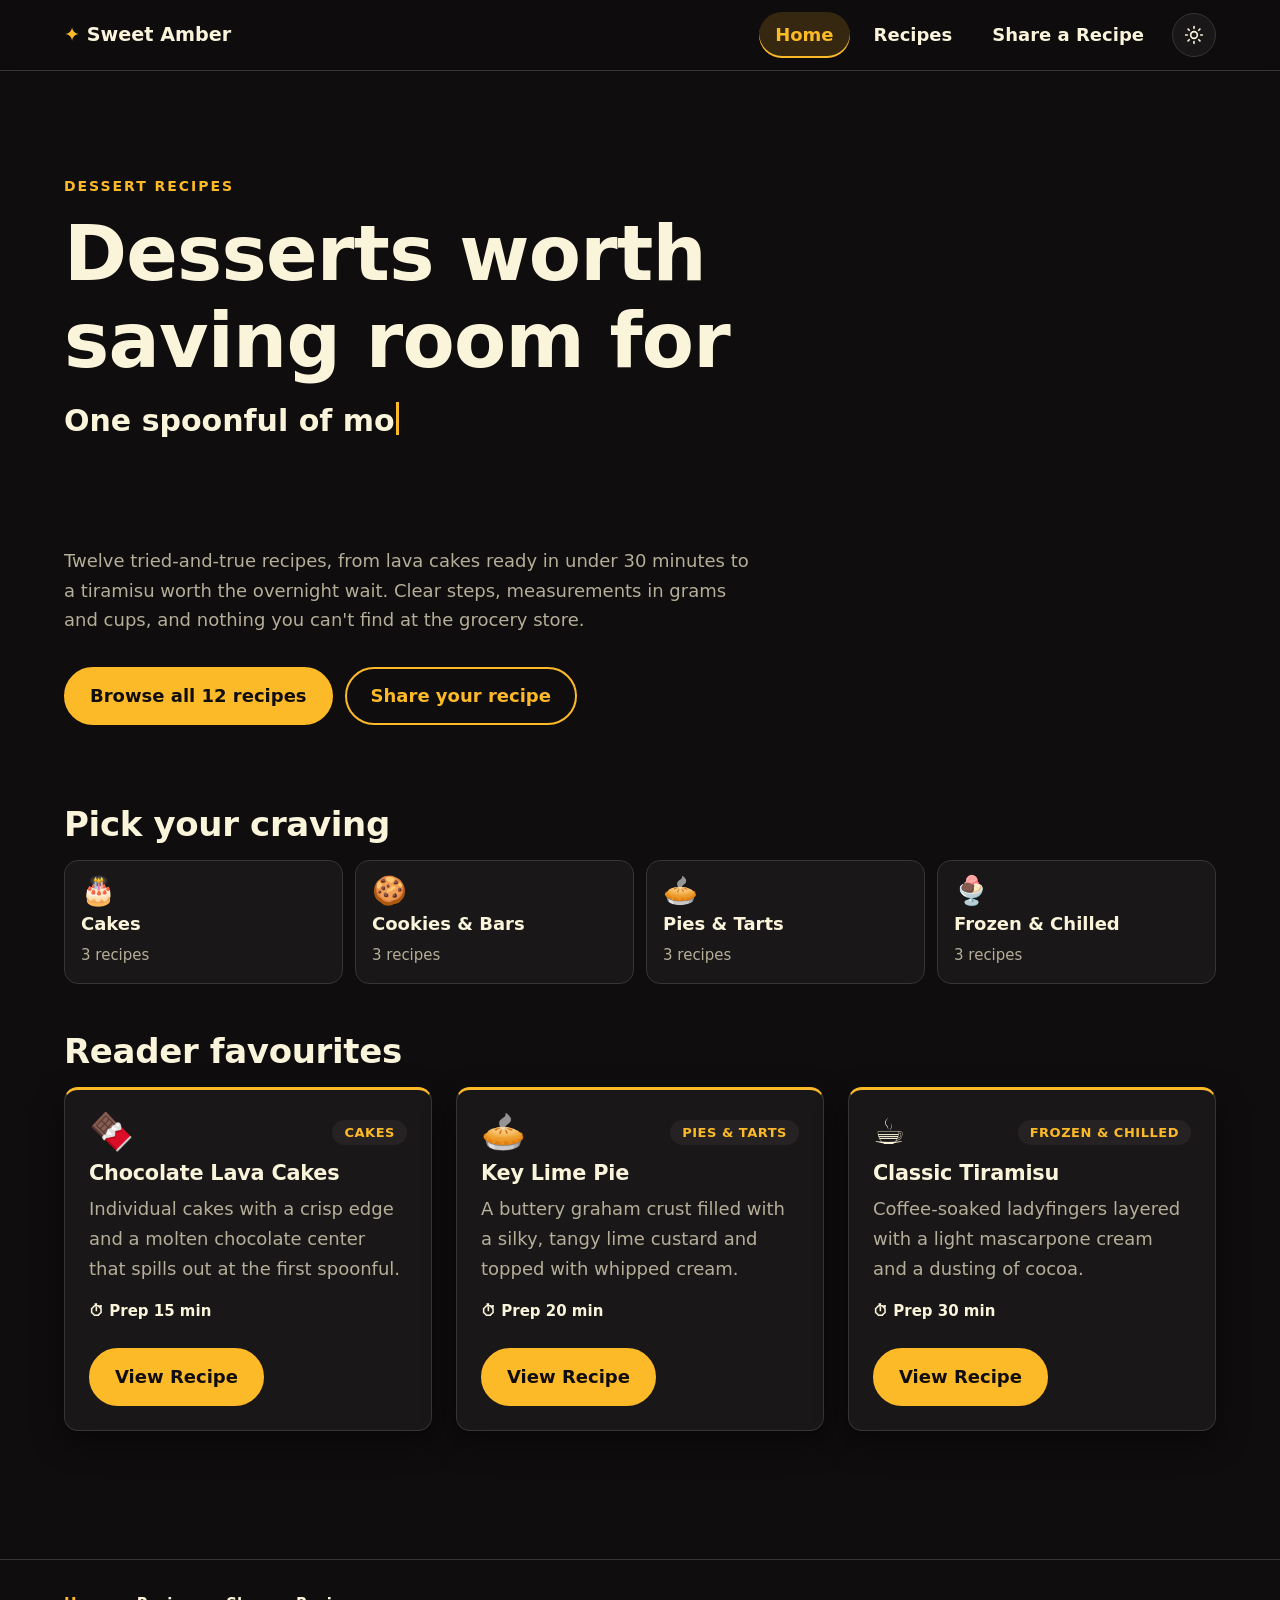
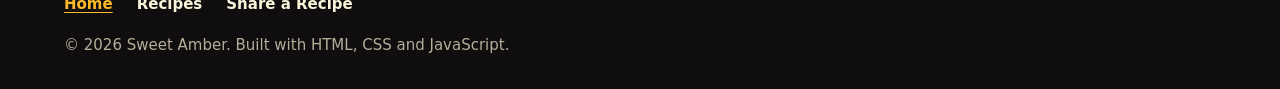
<file: index.html>
<!DOCTYPE html>
<html lang="en" data-theme="dark">
<head>
  <meta charset="UTF-8">
  <meta name="viewport" content="width=device-width, initial-scale=1.0">
  <meta name="description" content="Twelve tried-and-true dessert recipes: cakes, cookies, pies and chilled treats.">
  <meta name="color-scheme" content="dark light">
  <title>Sweet Amber | Dessert Recipes</title>
  <link rel="icon" href="data:image/svg+xml,%3Csvg xmlns=%22http://www.w3.org/2000/svg%22 viewBox=%220 0 100 100%22%3E%3Ctext y=%22.9em%22 font-size=%2290%22%3E%F0%9F%A7%81%3C/text%3E%3C/svg%3E">
  <link rel="stylesheet" href="css/styles.css">
  <!-- Not deferred on purpose: applies the saved light/dark theme before the page is drawn -->
  <script src="js/main.js"></script>
</head>
<body>
  <a class="skip-link" href="#main">Skip to main content</a>

  <header class="site-header" id="site-header">
    <a class="brand" href="index.html">Sweet Amber</a>
    <!-- Same nav on every page; aria-current marks (and highlights) the page you're on -->
    <nav class="site-nav" aria-label="Main">
      <!-- Menu and theme buttons stay hidden until main.js runs, so without JavaScript the links always show -->
      <button type="button" class="icon-button nav-toggle" id="nav-toggle" aria-expanded="false" aria-controls="nav-links" hidden>
        <svg viewBox="0 0 20 16" aria-hidden="true" focusable="false">
          <line x1="1" y1="1" x2="19" y2="1"/>
          <line x1="1" y1="8" x2="19" y2="8"/>
          <line x1="1" y1="15" x2="19" y2="15"/>
        </svg>
        Menu
      </button>
      <ul class="nav-links" id="nav-links">
        <li><a href="index.html" aria-current="page">Home</a></li>
        <li><a href="recipes.html">Recipes</a></li>
        <li><a href="share.html">Share a Recipe</a></li>
      </ul>
    </nav>
    <button type="button" class="icon-button theme-toggle" id="theme-toggle" aria-pressed="false" aria-label="Light theme" title="Light theme" hidden>
      <svg class="icon-sun" viewBox="0 0 24 24" aria-hidden="true" focusable="false">
        <circle cx="12" cy="12" r="4"/>
        <path d="M12 2v2M12 20v2M4.9 4.9l1.4 1.4M17.7 17.7l1.4 1.4M2 12h2M20 12h2M4.9 19.1l1.4-1.4M17.7 6.3l1.4-1.4"/>
      </svg>
      <svg class="icon-moon" viewBox="0 0 24 24" aria-hidden="true" focusable="false">
        <path d="M21 12.8A9 9 0 1 1 11.2 3a7 7 0 0 0 9.8 9.8z"/>
      </svg>
    </button>
  </header>

  <main id="main">
    <section class="hero" aria-labelledby="hero-title">
      <p class="eyebrow">Dessert recipes</p>
      <h1 id="hero-title">Desserts worth saving room for</h1>
      <!-- main.js types this sentence out; the text here is what screen readers read -->
      <p class="typing" id="intro-typing">One spoonful of molten chocolate cake and you'll never look at store-bought dessert the same way again.</p>
      <p class="hero-intro">Twelve tried-and-true recipes, from lava cakes ready in under 30 minutes to a tiramisu worth the overnight wait. Clear steps, measurements in grams and cups, and nothing you can't find at the grocery store.</p>
      <p class="hero-actions">
        <a class="button" href="recipes.html">Browse all 12 recipes</a>
        <a class="button button--ghost" href="share.html">Share your recipe</a>
      </p>
    </section>

    <section class="home-section" aria-labelledby="categories-title">
      <h2 class="section-heading" id="categories-title">Pick your craving</h2>
      <ul class="category-links">
        <li>
          <a href="recipes.html?category=cakes">
            <strong class="category-icon" aria-hidden="true">🎂</strong>
            Cakes
            <small data-category-count="cakes">3 recipes</small>
          </a>
        </li>
        <li>
          <a href="recipes.html?category=cookies">
            <strong class="category-icon" aria-hidden="true">🍪</strong>
            Cookies &amp; Bars
            <small data-category-count="cookies">3 recipes</small>
          </a>
        </li>
        <li>
          <a href="recipes.html?category=pies">
            <strong class="category-icon" aria-hidden="true">🥧</strong>
            Pies &amp; Tarts
            <small data-category-count="pies">3 recipes</small>
          </a>
        </li>
        <li>
          <a href="recipes.html?category=chilled">
            <strong class="category-icon" aria-hidden="true">🍨</strong>
            Frozen &amp; Chilled
            <small data-category-count="chilled">3 recipes</small>
          </a>
        </li>
      </ul>
    </section>

    <section class="home-section" aria-labelledby="favourites-title">
      <h2 class="section-heading" id="favourites-title">Reader favourites</h2>
      <!-- main.js draws three recipe cards here -->
      <ul class="recipe-grid" id="favourites"></ul>
      <noscript><p>Turn on JavaScript to see the favourite recipes, or <a href="recipes.html">browse all recipes</a>.</p></noscript>
    </section>
  </main>

  <footer class="site-footer">
    <!-- main.js copies the main nav's links into this list -->
    <nav aria-label="Footer">
      <ul class="footer-links" id="footer-links"></ul>
    </nav>
    <p>&copy; 2026 Sweet Amber. Built with HTML, CSS and JavaScript.</p>
  </footer>

  <button type="button" class="to-top" id="to-top" aria-label="Back to top" hidden>
    <svg viewBox="0 0 24 24" aria-hidden="true" focusable="false">
      <polyline points="6 15 12 9 18 15"/>
    </svg>
  </button>
</body>
</html>
</file>
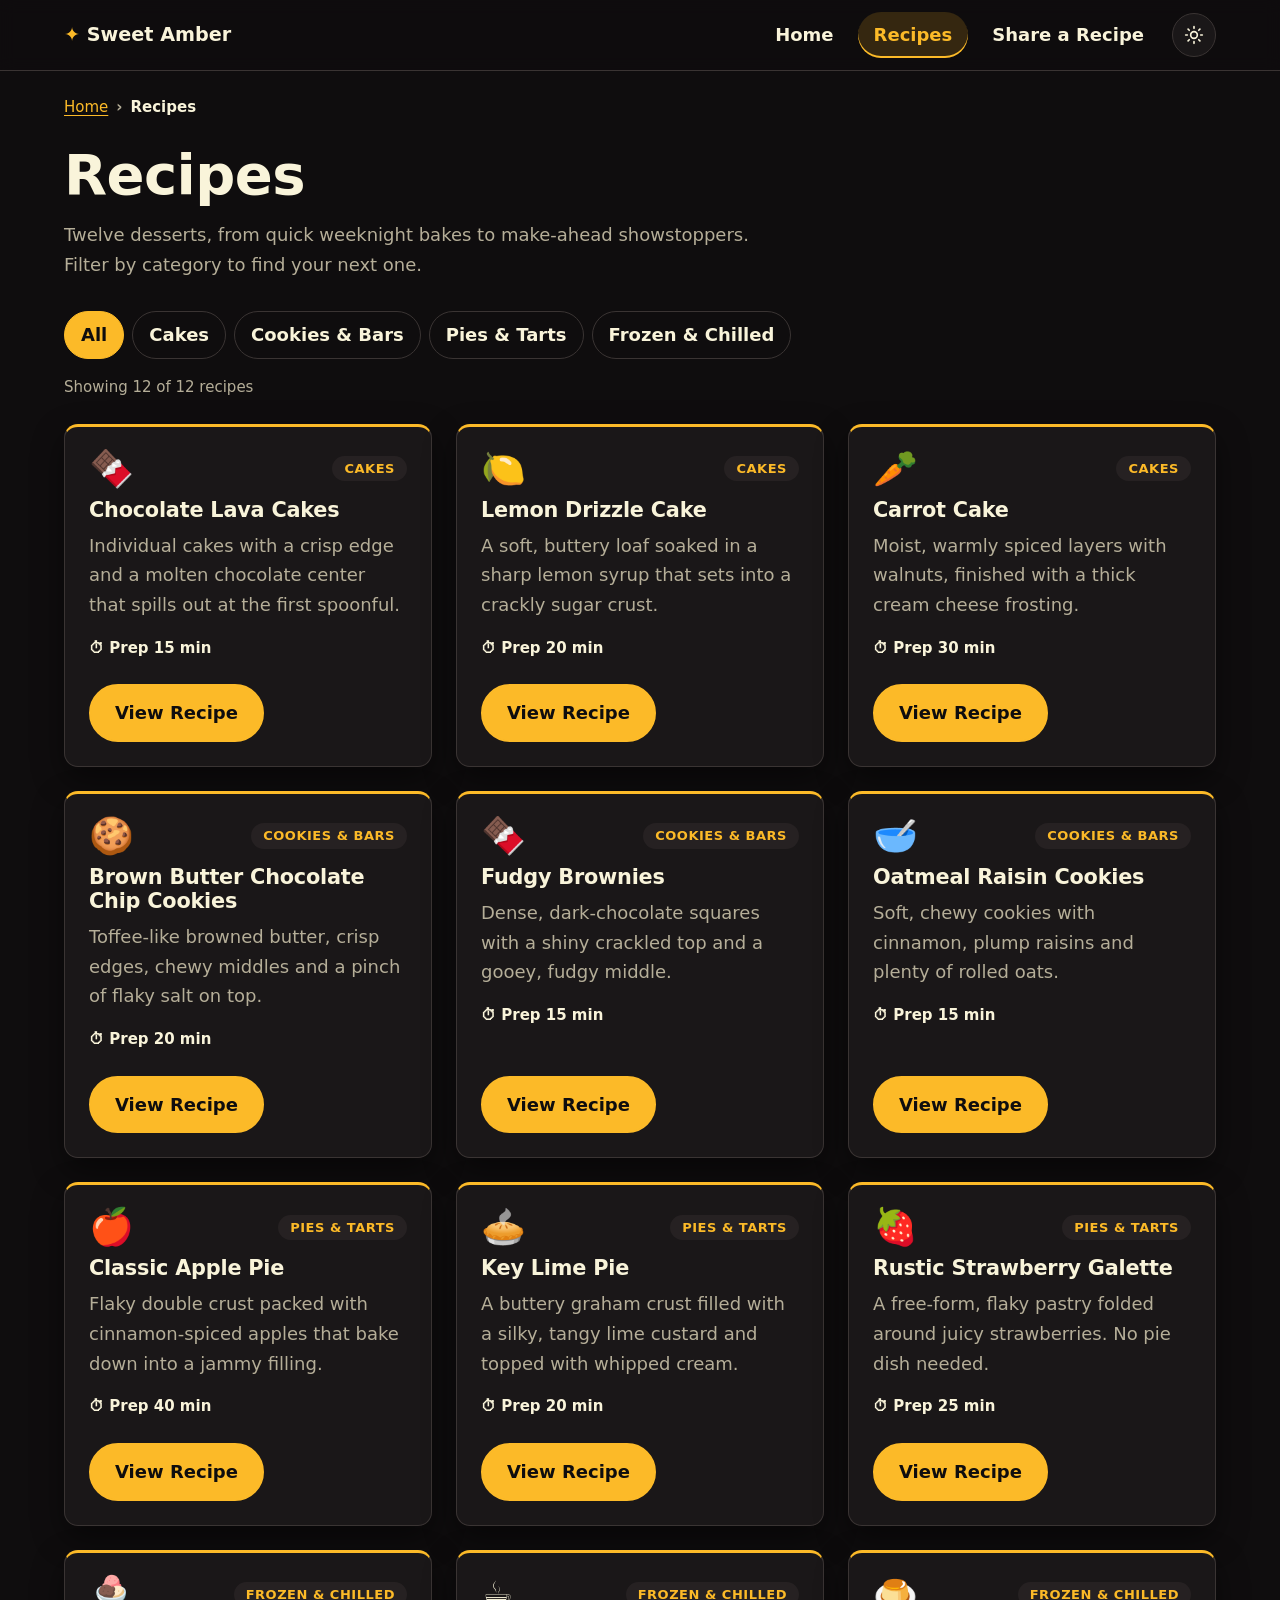
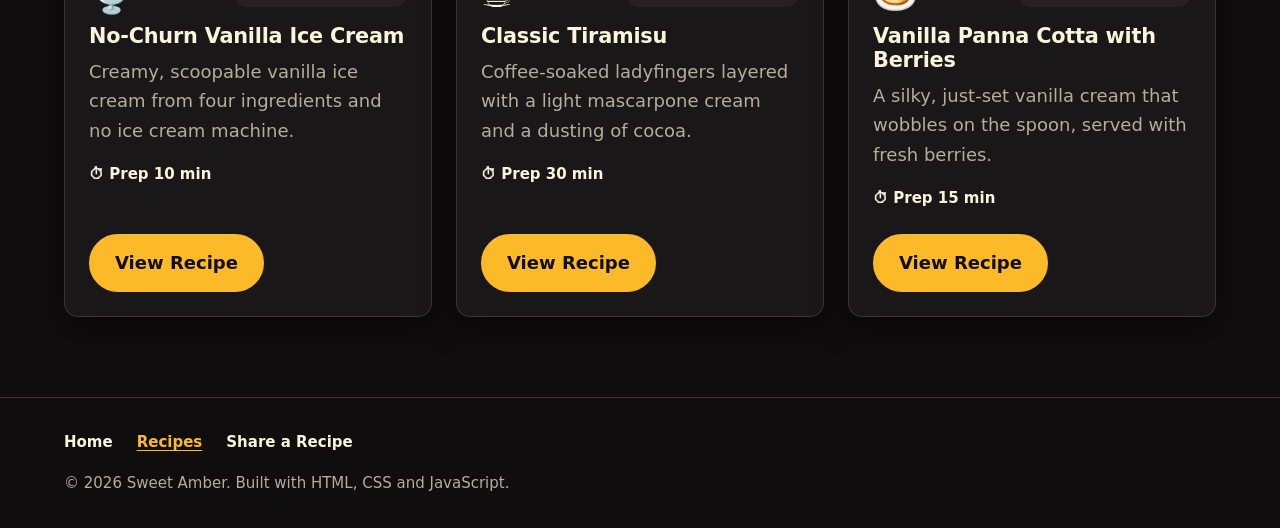
<file: recipe.html>
<!DOCTYPE html>
<html lang="en" data-theme="dark">
<head>
  <meta charset="UTF-8">
  <meta name="viewport" content="width=device-width, initial-scale=1.0">
  <meta name="description" content="A dessert recipe from Sweet Amber, with ingredients and step-by-step method.">
  <meta name="color-scheme" content="dark light">
  <title>Recipe | Sweet Amber</title>
  <link rel="icon" href="data:image/svg+xml,%3Csvg xmlns=%22http://www.w3.org/2000/svg%22 viewBox=%220 0 100 100%22%3E%3Ctext y=%22.9em%22 font-size=%2290%22%3E%F0%9F%A7%81%3C/text%3E%3C/svg%3E">
  <link rel="stylesheet" href="css/styles.css">
  <!-- Not deferred on purpose: applies the saved light/dark theme before the page is drawn -->
  <script src="js/main.js"></script>
</head>
<body>
  <a class="skip-link" href="#main">Skip to main content</a>

  <header class="site-header" id="site-header">
    <a class="brand" href="index.html">Sweet Amber</a>
    <!-- Same nav on every page; aria-current marks (and highlights) the page you're on -->
    <nav class="site-nav" aria-label="Main">
      <!-- Menu and theme buttons stay hidden until main.js runs, so without JavaScript the links always show -->
      <button type="button" class="icon-button nav-toggle" id="nav-toggle" aria-expanded="false" aria-controls="nav-links" hidden>
        <svg viewBox="0 0 20 16" aria-hidden="true" focusable="false">
          <line x1="1" y1="1" x2="19" y2="1"/>
          <line x1="1" y1="8" x2="19" y2="8"/>
          <line x1="1" y1="15" x2="19" y2="15"/>
        </svg>
        Menu
      </button>
      <ul class="nav-links" id="nav-links">
        <li><a href="index.html">Home</a></li>
        <li><a href="recipes.html" aria-current="true">Recipes</a></li>
        <li><a href="share.html">Share a Recipe</a></li>
      </ul>
    </nav>
    <button type="button" class="icon-button theme-toggle" id="theme-toggle" aria-pressed="false" aria-label="Light theme" title="Light theme" hidden>
      <svg class="icon-sun" viewBox="0 0 24 24" aria-hidden="true" focusable="false">
        <circle cx="12" cy="12" r="4"/>
        <path d="M12 2v2M12 20v2M4.9 4.9l1.4 1.4M17.7 17.7l1.4 1.4M2 12h2M20 12h2M4.9 19.1l1.4-1.4M17.7 6.3l1.4-1.4"/>
      </svg>
      <svg class="icon-moon" viewBox="0 0 24 24" aria-hidden="true" focusable="false">
        <path d="M21 12.8A9 9 0 1 1 11.2 3a7 7 0 0 0 9.8 9.8z"/>
      </svg>
    </button>
  </header>

  <main id="main">
    <nav class="breadcrumb" aria-label="Breadcrumb">
      <ol>
        <li><a href="index.html">Home</a></li>
        <li><a href="recipes.html">Recipes</a></li>
        <li id="crumb-current" aria-current="page">Recipe</li>
      </ol>
    </nav>

    <!-- main.js fills this in from the ?id= in the address, then shows it -->
    <article class="recipe-detail" id="recipe-detail" hidden>
      <header class="recipe-header">
        <p class="card-emoji" id="recipe-emoji" aria-hidden="true"></p>
        <p><small class="category-tag" id="recipe-category"></small></p>
        <h1 id="recipe-title">Recipe</h1>
        <p class="description" id="recipe-description"></p>
        <ul class="recipe-facts" id="recipe-facts" aria-label="Times and servings"></ul>
      </header>

      <section class="recipe-panel" aria-labelledby="ingredients-title">
        <h2 id="ingredients-title">Ingredients</h2>
        <ul class="ingredients" id="recipe-ingredients"></ul>
      </section>

      <section class="recipe-panel" aria-labelledby="steps-title">
        <h2 id="steps-title">Method</h2>
        <ol class="steps" id="recipe-steps"></ol>
      </section>

      <p class="hero-actions recipe-actions">
        <a class="button button--ghost" href="recipes.html">All recipes</a>
        <a class="button" id="recipe-more" href="recipes.html">More recipes</a>
      </p>
    </article>
    <!-- Shown instead when the ?id= in the address doesn't match a recipe -->
    <section class="not-found" id="recipe-missing" aria-labelledby="missing-title" hidden>
      <p class="big-emoji" aria-hidden="true">🧁</p>
      <h1 id="missing-title">Recipe not found</h1>
      <p>We couldn't find a recipe called <code id="missing-id">that</code>. The link may be wrong, or the recipe may have moved.</p>
      <p class="hero-actions">
        <a class="button" href="recipes.html">Browse recipes</a>
        <a class="button button--ghost" href="index.html">Go to the homepage</a>
      </p>
    </section>
    <noscript><p class="empty-message">Turn on JavaScript to see this recipe, or <a href="recipes.html">browse all recipes</a>.</p></noscript>
  </main>

  <footer class="site-footer">
    <!-- main.js copies the main nav's links into this list -->
    <nav aria-label="Footer">
      <ul class="footer-links" id="footer-links"></ul>
    </nav>
    <p>&copy; 2026 Sweet Amber. Built with HTML, CSS and JavaScript.</p>
  </footer>

  <button type="button" class="to-top" id="to-top" aria-label="Back to top" hidden>
    <svg viewBox="0 0 24 24" aria-hidden="true" focusable="false">
      <polyline points="6 15 12 9 18 15"/>
    </svg>
  </button>
</body>
</html>
</file>
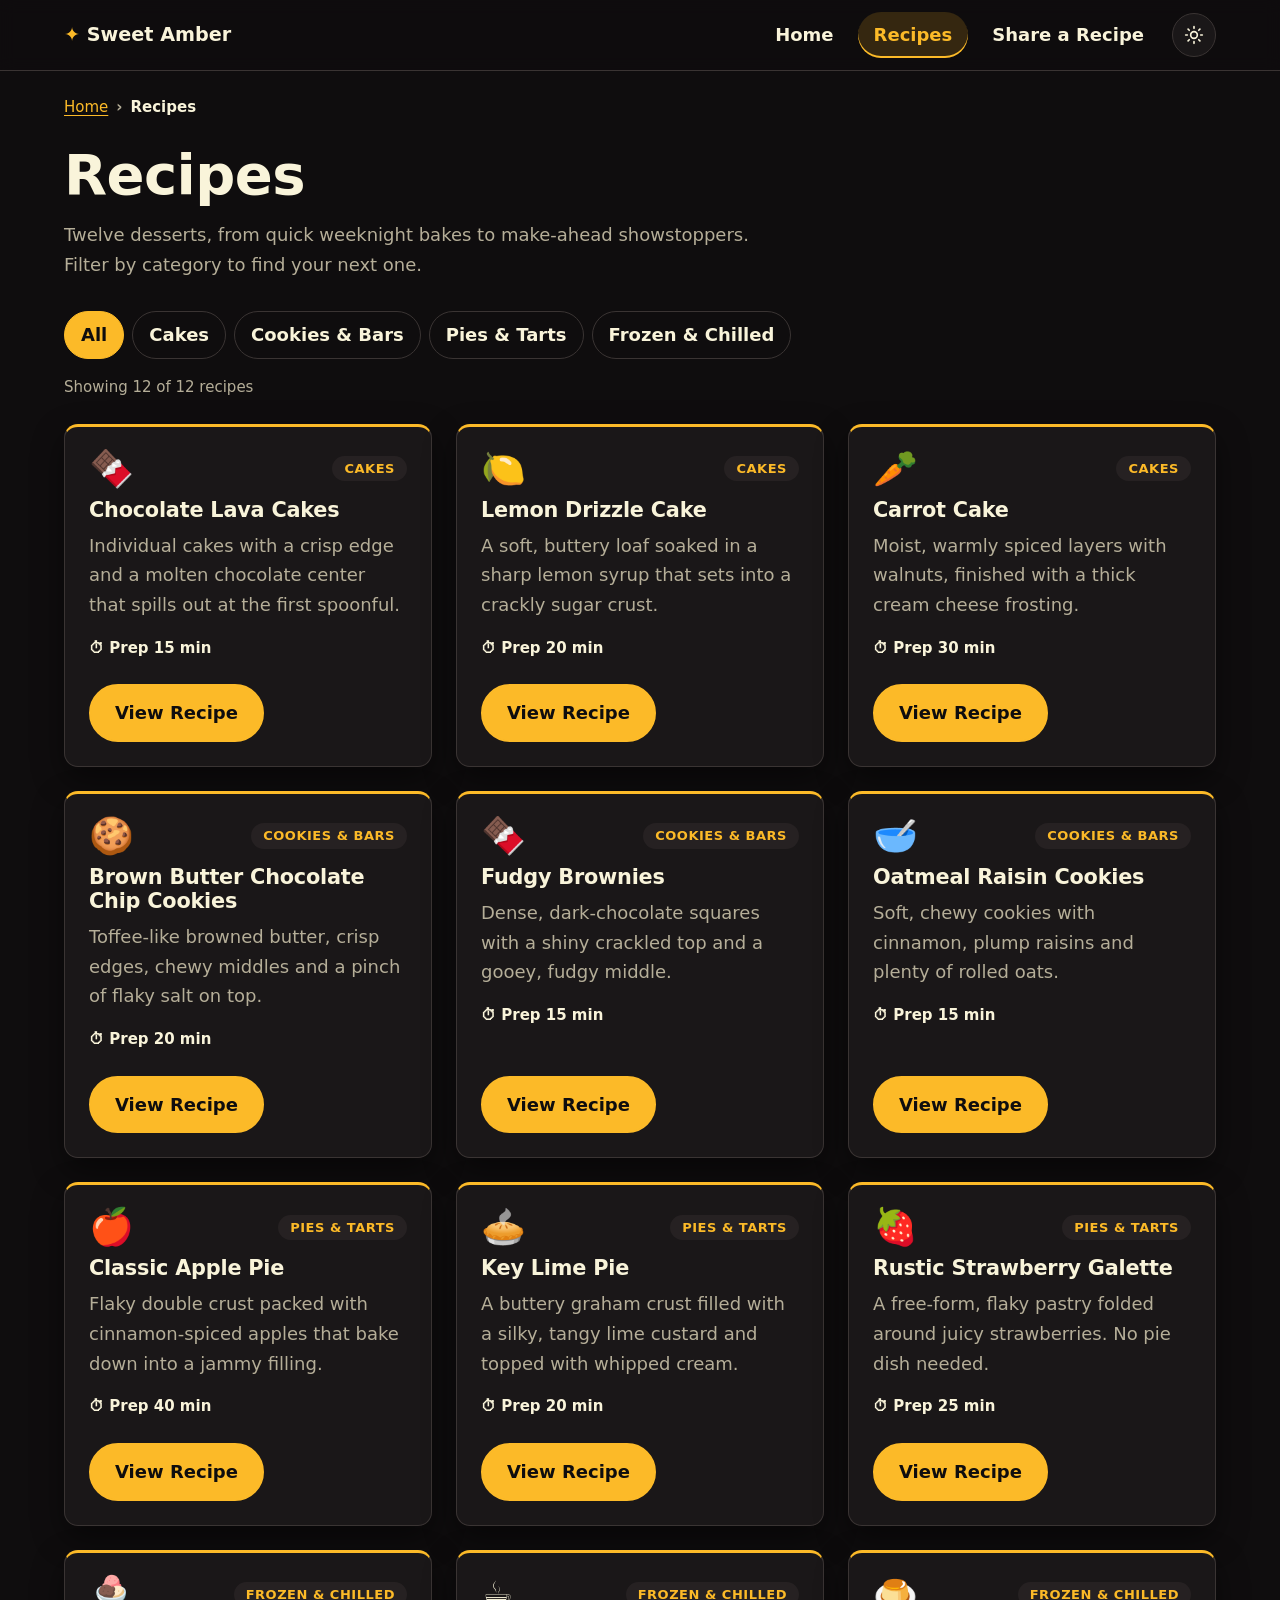
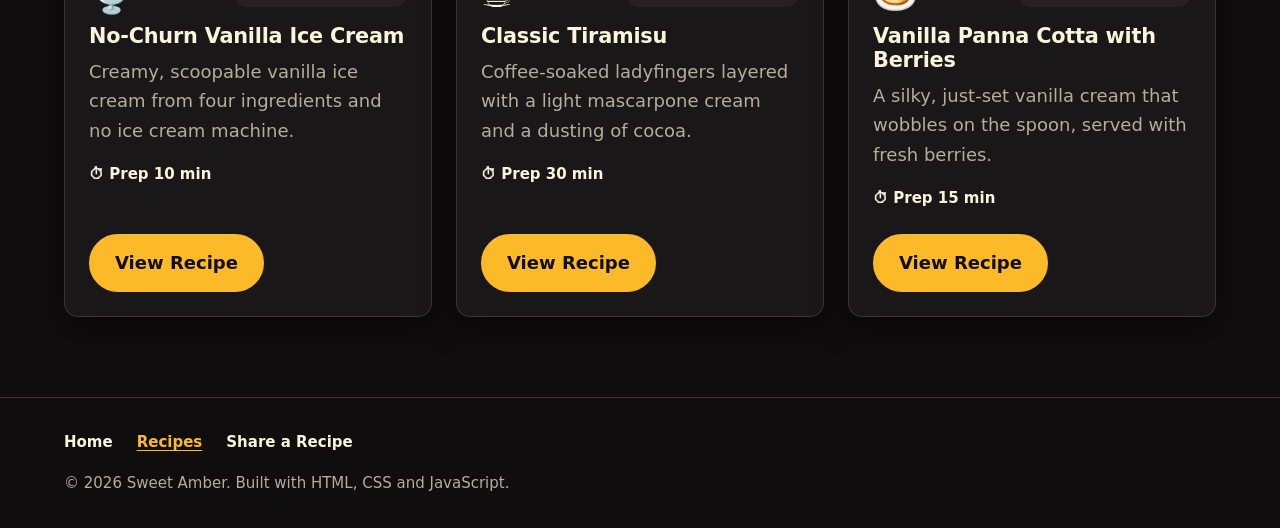
<file: recipes.html>
<!DOCTYPE html>
<html lang="en" data-theme="dark">
<head>
  <meta charset="UTF-8">
  <meta name="viewport" content="width=device-width, initial-scale=1.0">
  <meta name="description" content="Browse 12 dessert recipes and filter by category: cakes, cookies and bars, pies and tarts, frozen and chilled.">
  <meta name="color-scheme" content="dark light">
  <title>Recipes | Sweet Amber</title>
  <link rel="icon" href="data:image/svg+xml,%3Csvg xmlns=%22http://www.w3.org/2000/svg%22 viewBox=%220 0 100 100%22%3E%3Ctext y=%22.9em%22 font-size=%2290%22%3E%F0%9F%A7%81%3C/text%3E%3C/svg%3E">
  <link rel="stylesheet" href="css/styles.css">
  <!-- Not deferred on purpose: applies the saved light/dark theme before the page is drawn -->
  <script src="js/main.js"></script>
</head>
<body>
  <a class="skip-link" href="#main">Skip to main content</a>

  <header class="site-header" id="site-header">
    <a class="brand" href="index.html">Sweet Amber</a>
    <!-- Same nav on every page; aria-current marks (and highlights) the page you're on -->
    <nav class="site-nav" aria-label="Main">
      <!-- Menu and theme buttons stay hidden until main.js runs, so without JavaScript the links always show -->
      <button type="button" class="icon-button nav-toggle" id="nav-toggle" aria-expanded="false" aria-controls="nav-links" hidden>
        <svg viewBox="0 0 20 16" aria-hidden="true" focusable="false">
          <line x1="1" y1="1" x2="19" y2="1"/>
          <line x1="1" y1="8" x2="19" y2="8"/>
          <line x1="1" y1="15" x2="19" y2="15"/>
        </svg>
        Menu
      </button>
      <ul class="nav-links" id="nav-links">
        <li><a href="index.html">Home</a></li>
        <li><a href="recipes.html" aria-current="page">Recipes</a></li>
        <li><a href="share.html">Share a Recipe</a></li>
      </ul>
    </nav>
    <button type="button" class="icon-button theme-toggle" id="theme-toggle" aria-pressed="false" aria-label="Light theme" title="Light theme" hidden>
      <svg class="icon-sun" viewBox="0 0 24 24" aria-hidden="true" focusable="false">
        <circle cx="12" cy="12" r="4"/>
        <path d="M12 2v2M12 20v2M4.9 4.9l1.4 1.4M17.7 17.7l1.4 1.4M2 12h2M20 12h2M4.9 19.1l1.4-1.4M17.7 6.3l1.4-1.4"/>
      </svg>
      <svg class="icon-moon" viewBox="0 0 24 24" aria-hidden="true" focusable="false">
        <path d="M21 12.8A9 9 0 1 1 11.2 3a7 7 0 0 0 9.8 9.8z"/>
      </svg>
    </button>
  </header>

  <main id="main">
    <nav class="breadcrumb" aria-label="Breadcrumb">
      <ol>
        <li><a href="index.html">Home</a></li>
        <li aria-current="page">Recipes</li>
      </ol>
    </nav>

    <header class="page-intro">
      <h1>Recipes</h1>
      <p>Twelve desserts, from quick weeknight bakes to make-ahead showstoppers. Filter by category to find your next one.</p>
    </header>

    <p class="filters" id="recipe-filters" role="group" aria-label="Filter recipes by category">
      <button type="button" data-filter="all" aria-pressed="true">All</button>
      <button type="button" data-filter="cakes" aria-pressed="false">Cakes</button>
      <button type="button" data-filter="cookies" aria-pressed="false">Cookies &amp; Bars</button>
      <button type="button" data-filter="pies" aria-pressed="false">Pies &amp; Tarts</button>
      <button type="button" data-filter="chilled" aria-pressed="false">Frozen &amp; Chilled</button>
    </p>
    <p class="result-count" id="recipe-count">Showing 12 of 12 recipes</p>

    <!-- main.js draws the 12 recipe cards here from its RECIPES data -->
    <ul class="recipe-grid" id="recipe-grid"></ul>
    <p class="empty-message" id="recipe-empty" hidden>No recipes in this category yet.</p>
    <p class="visually-hidden" id="recipe-status" role="status"></p>
    <noscript><p class="empty-message">Turn on JavaScript to see the recipes.</p></noscript>
  </main>

  <footer class="site-footer">
    <!-- main.js copies the main nav's links into this list -->
    <nav aria-label="Footer">
      <ul class="footer-links" id="footer-links"></ul>
    </nav>
    <p>&copy; 2026 Sweet Amber. Built with HTML, CSS and JavaScript.</p>
  </footer>

  <button type="button" class="to-top" id="to-top" aria-label="Back to top" hidden>
    <svg viewBox="0 0 24 24" aria-hidden="true" focusable="false">
      <polyline points="6 15 12 9 18 15"/>
    </svg>
  </button>
</body>
</html>
</file>
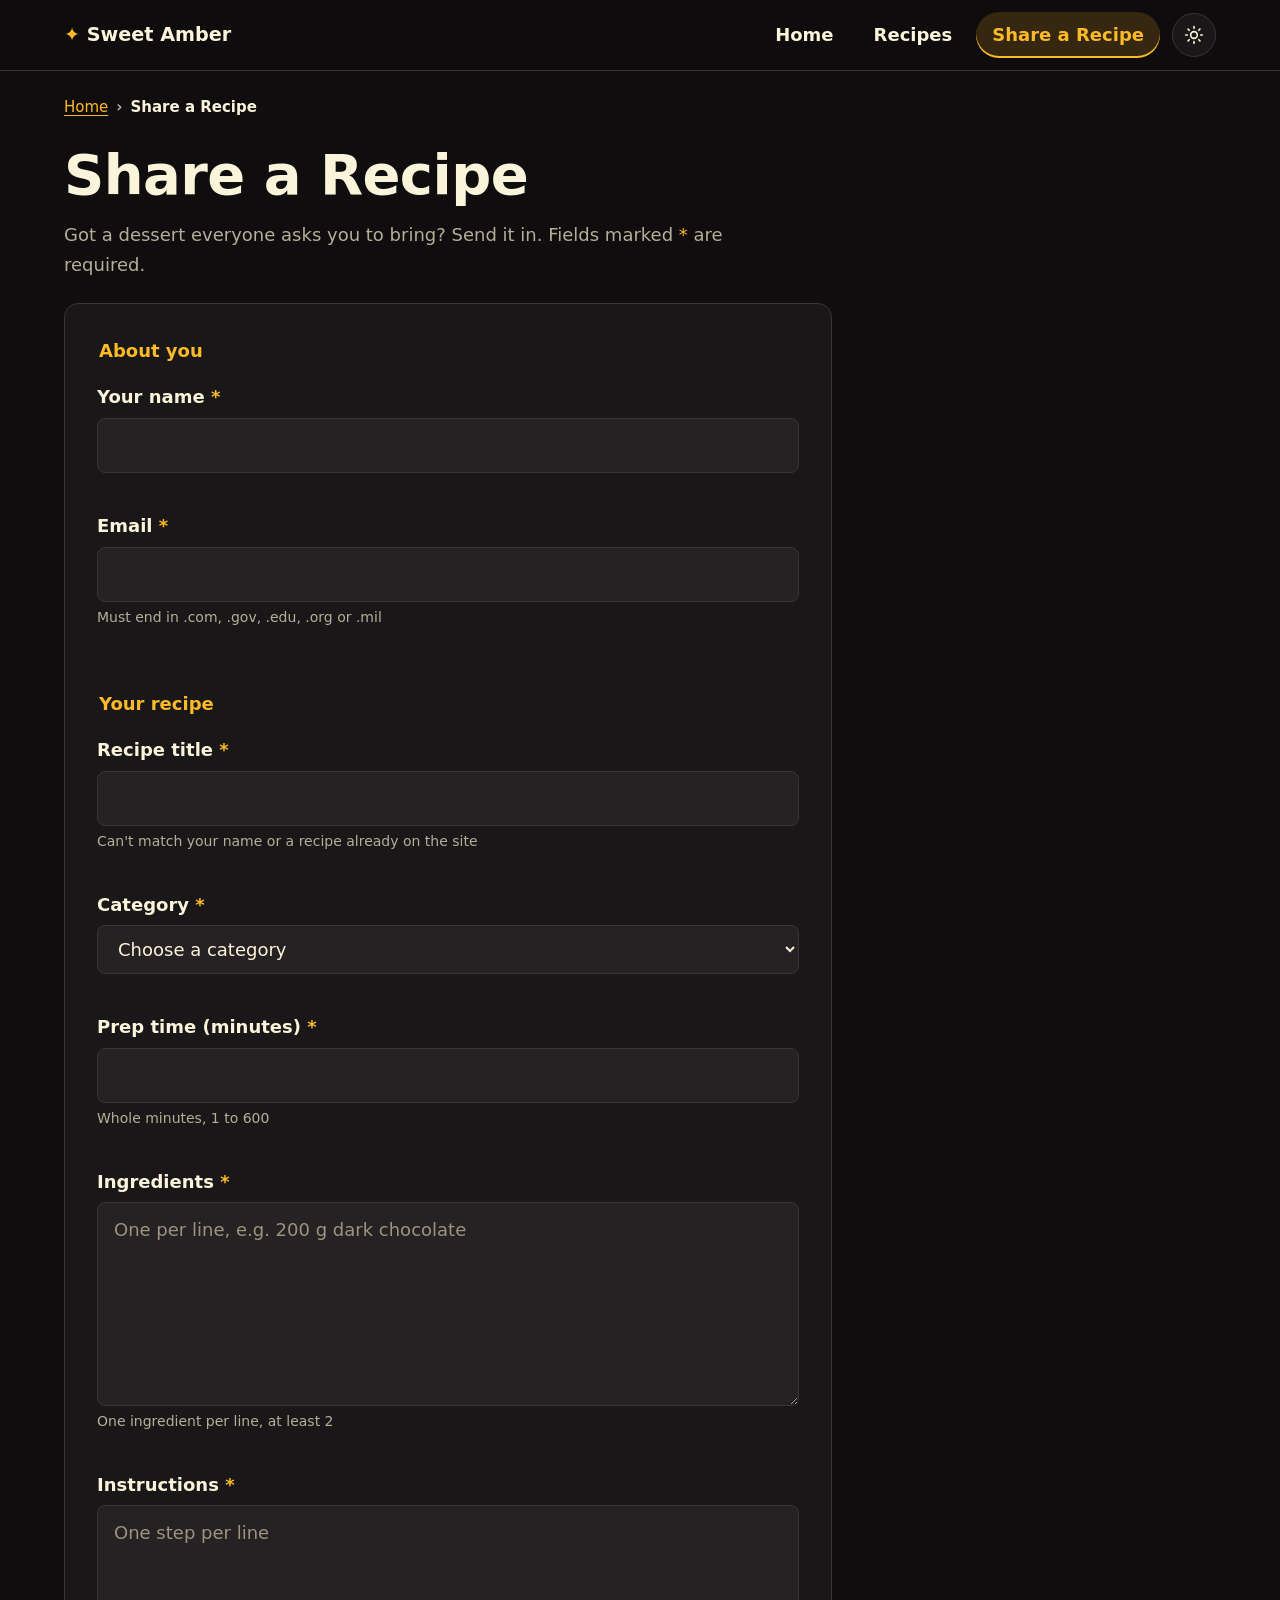
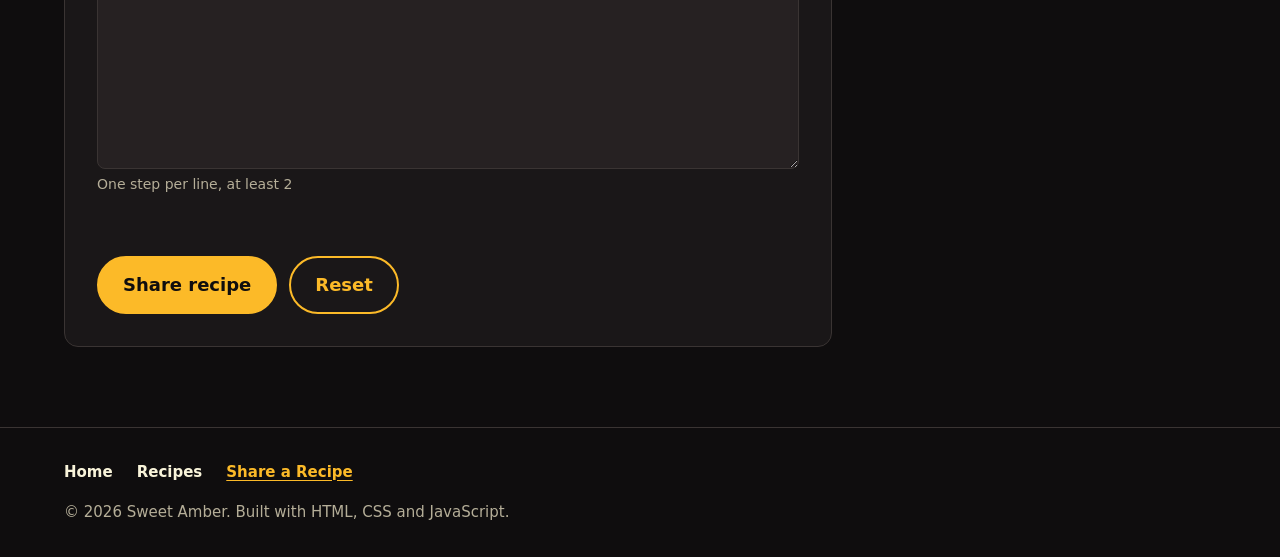
<file: share.html>
<!DOCTYPE html>
<html lang="en" data-theme="dark">
<head>
  <meta charset="UTF-8">
  <meta name="viewport" content="width=device-width, initial-scale=1.0">
  <meta name="description" content="Share your favourite dessert recipe with Sweet Amber.">
  <meta name="color-scheme" content="dark light">
  <title>Share a Recipe | Sweet Amber</title>
  <link rel="icon" href="data:image/svg+xml,%3Csvg xmlns=%22http://www.w3.org/2000/svg%22 viewBox=%220 0 100 100%22%3E%3Ctext y=%22.9em%22 font-size=%2290%22%3E%F0%9F%A7%81%3C/text%3E%3C/svg%3E">
  <link rel="stylesheet" href="css/styles.css">
  <!-- Not deferred on purpose: applies the saved light/dark theme before the page is drawn -->
  <script src="js/main.js"></script>
</head>
<body>
  <a class="skip-link" href="#main">Skip to main content</a>

  <header class="site-header" id="site-header">
    <a class="brand" href="index.html">Sweet Amber</a>
    <!-- Same nav on every page; aria-current marks (and highlights) the page you're on -->
    <nav class="site-nav" aria-label="Main">
      <!-- Menu and theme buttons stay hidden until main.js runs, so without JavaScript the links always show -->
      <button type="button" class="icon-button nav-toggle" id="nav-toggle" aria-expanded="false" aria-controls="nav-links" hidden>
        <svg viewBox="0 0 20 16" aria-hidden="true" focusable="false">
          <line x1="1" y1="1" x2="19" y2="1"/>
          <line x1="1" y1="8" x2="19" y2="8"/>
          <line x1="1" y1="15" x2="19" y2="15"/>
        </svg>
        Menu
      </button>
      <ul class="nav-links" id="nav-links">
        <li><a href="index.html">Home</a></li>
        <li><a href="recipes.html">Recipes</a></li>
        <li><a href="share.html" aria-current="page">Share a Recipe</a></li>
      </ul>
    </nav>
    <button type="button" class="icon-button theme-toggle" id="theme-toggle" aria-pressed="false" aria-label="Light theme" title="Light theme" hidden>
      <svg class="icon-sun" viewBox="0 0 24 24" aria-hidden="true" focusable="false">
        <circle cx="12" cy="12" r="4"/>
        <path d="M12 2v2M12 20v2M4.9 4.9l1.4 1.4M17.7 17.7l1.4 1.4M2 12h2M20 12h2M4.9 19.1l1.4-1.4M17.7 6.3l1.4-1.4"/>
      </svg>
      <svg class="icon-moon" viewBox="0 0 24 24" aria-hidden="true" focusable="false">
        <path d="M21 12.8A9 9 0 1 1 11.2 3a7 7 0 0 0 9.8 9.8z"/>
      </svg>
    </button>
  </header>

  <main id="main" class="share-page">
    <nav class="breadcrumb" aria-label="Breadcrumb">
      <ol>
        <li><a href="index.html">Home</a></li>
        <li aria-current="page">Share a Recipe</li>
      </ol>
    </nav>

    <header class="page-intro">
      <h1>Share a Recipe</h1>
      <p>Got a dessert everyone asks you to bring? Send it in. Fields marked <abbr title="required">*</abbr> are required.</p>
    </header>

    <!-- novalidate: main.js checks each field and shows its own messages;
         the required/type/minlength/min/max attributes stay as the rules it reads -->
    <form class="share-form" id="share-form" action="#" method="post" novalidate aria-label="Share a recipe">
      <fieldset>
        <legend>About you</legend>
      <p class="field">
        <label for="share-name">Your name <abbr title="required">*</abbr></label>
        <input type="text" id="share-name" name="name" autocomplete="name" minlength="2" maxlength="80" required aria-describedby="name-error">
        <small class="error" id="name-error"></small>
      </p>
      <p class="field">
        <label for="share-email">Email <abbr title="required">*</abbr></label>
        <input type="email" id="share-email" name="email" autocomplete="email" maxlength="120" required aria-describedby="email-hint email-error">
        <small class="hint" id="email-hint">Must end in .com, .gov, .edu, .org or .mil</small>
        <small class="error" id="email-error"></small>
      </p>
      </fieldset>
      <fieldset>
        <legend>Your recipe</legend>
      <p class="field">
        <label for="share-title">Recipe title <abbr title="required">*</abbr></label>
        <input type="text" id="share-title" name="title" minlength="3" maxlength="80" required aria-describedby="title-hint title-error">
        <small class="hint" id="title-hint">Can't match your name or a recipe already on the site</small>
        <small class="error" id="title-error"></small>
      </p>
      <p class="field">
        <label for="share-category">Category <abbr title="required">*</abbr></label>
        <select id="share-category" name="category" required aria-describedby="category-error">
          <option value="">Choose a category</option>
          <option value="cakes">Cakes</option>
          <option value="cookies">Cookies &amp; Bars</option>
          <option value="pies">Pies &amp; Tarts</option>
          <option value="chilled">Frozen &amp; Chilled</option>
        </select>
        <small class="error" id="category-error"></small>
      </p>
      <p class="field">
        <label for="share-prep">Prep time (minutes) <abbr title="required">*</abbr></label>
        <input type="number" id="share-prep" name="prep" inputmode="numeric" min="1" max="600" step="1" required aria-describedby="prep-hint prep-error">
        <small class="hint" id="prep-hint">Whole minutes, 1 to 600</small>
        <small class="error" id="prep-error"></small>
      </p>
      <p class="field">
        <label for="share-ingredients">Ingredients <abbr title="required">*</abbr></label>
        <textarea id="share-ingredients" name="ingredients" rows="6" required placeholder="One per line, e.g. 200 g dark chocolate" aria-describedby="ingredients-hint ingredients-error"></textarea>
        <small class="hint" id="ingredients-hint">One ingredient per line, at least 2</small>
        <small class="error" id="ingredients-error"></small>
      </p>
      <p class="field">
        <label for="share-instructions">Instructions <abbr title="required">*</abbr></label>
        <textarea id="share-instructions" name="instructions" rows="8" required placeholder="One step per line" aria-describedby="instructions-hint instructions-error"></textarea>
        <small class="hint" id="instructions-hint">One step per line, at least 2</small>
        <small class="error" id="instructions-error"></small>
      </p>
      </fieldset>
      <p class="form-actions">
        <button type="submit" id="share-submit">Share recipe</button>
        <button type="reset" id="share-reset">Reset</button>
      </p>
      <p class="form-status" id="share-status" role="status"></p>
    </form>

    <section class="confirmation" id="share-confirmation" aria-labelledby="confirm-title" hidden>
      <h2 id="confirm-title">Recipe ready to share</h2>
      <p>Here's what you submitted. This site has no server yet, so nothing was sent.</p>
      <dl id="share-summary"></dl>
    </section>
  </main>

  <footer class="site-footer">
    <!-- main.js copies the main nav's links into this list -->
    <nav aria-label="Footer">
      <ul class="footer-links" id="footer-links"></ul>
    </nav>
    <p>&copy; 2026 Sweet Amber. Built with HTML, CSS and JavaScript.</p>
  </footer>

  <button type="button" class="to-top" id="to-top" aria-label="Back to top" hidden>
    <svg viewBox="0 0 24 24" aria-hidden="true" focusable="false">
      <polyline points="6 15 12 9 18 15"/>
    </svg>
  </button>
</body>
</html>
</file>
<file: css/styles.css>
/* ==========================================================================
   Sweet Amber — styles for every page
   Dark theme by default (coal background, light text, amber accents).
   A light theme swaps the color tokens when <html data-theme="light">.
   Mobile first: base rules are for phones; @media blocks add wider layouts.
   ========================================================================== */

:root {
  /* Dark theme (default) */
  --bg: #0f0d0e;            /* coal page background */
  --surface: #1a1718;       /* cards, header, panels */
  --surface-2: #262122;     /* inputs, hover states, chips */
  --line: #3a3433;          /* borders */
  --text: #f9f4da;          /* main text */
  --muted: #b5ae98;         /* secondary text */
  --accent: #fcba28;        /* amber text: links, active nav, labels */
  --accent-hover: #ffcd5c;
  --amber: #fcba28;         /* amber fill: buttons, active filter */
  --amber-hover: #ffcd5c;
  --on-amber: #0f0d0e;      /* text on amber fills */
  --error: #f38ba3;
  --success: #3fcf8e;
  --placeholder: #9a9480;
  --shadow: 0 0.75rem 2rem rgb(0 0 0 / 0.45);

  /* Spacing scale */
  --space-xs: 0.5rem;
  --space-sm: 0.75rem;
  --space-md: 1rem;
  --space-lg: 1.5rem;
  --space-xl: 2rem;
  --space-2xl: 3rem;
  --space-3xl: 5rem;

  --radius: 0.875rem;
  --content-width: 72rem;
  --gutter: var(--space-md);

  color-scheme: dark;
}

/* Light theme: cream background, dark text, darker amber for readable text */
:root[data-theme="light"] {
  --bg: #fffaf0;
  --surface: #ffffff;
  --surface-2: #f5ecda;
  --line: #e0d3b8;
  --text: #1f1a17;
  --muted: #5c5347;
  --accent: #8a5300;
  --accent-hover: #6b4000;
  --on-amber: #1f1a17;
  --error: #b4234a;
  --success: #1b7a45;
  --placeholder: #6e6454;
  --shadow: 0 0.75rem 2rem rgb(60 40 10 / 0.12);

  color-scheme: light;
}

/* ==========================================================================
   Base
   ========================================================================== */
*,
*::before,
*::after {
  box-sizing: border-box;
}

[hidden] {
  display: none !important;
}

html {
  scroll-padding-top: 5.5rem; /* jumps land below the sticky header */
}

@media (prefers-reduced-motion: no-preference) {
  html {
    scroll-behavior: smooth;
  }
}

body {
  margin: 0;
  background-color: var(--bg);
  color: var(--text);
  font-family: system-ui, -apple-system, "Segoe UI", Roboto, "Helvetica Neue", Arial, sans-serif;
  font-size: clamp(1rem, 0.95rem + 0.25vw, 1.125rem);
  line-height: 1.65;
  transition: background-color 0.25s ease, color 0.25s ease;
}

h1,
h2,
h3 {
  line-height: 1.15;
  letter-spacing: -0.01em;
}

a {
  color: var(--accent);
  text-underline-offset: 0.2em;
}

a:hover {
  color: var(--accent-hover);
}

:focus-visible {
  outline: 3px solid var(--accent);
  outline-offset: 3px;
}

/* Hidden on screen, still read by screen readers */
.visually-hidden {
  position: absolute;
  width: 1px;
  height: 1px;
  overflow: hidden;
  clip-path: inset(50%);
  white-space: nowrap;
}

.skip-link {
  position: absolute;
  top: var(--space-xs);
  left: var(--space-xs);
  z-index: 200;
  padding: var(--space-xs) var(--space-md);
  border-radius: 0.5rem;
  background-color: var(--amber);
  color: var(--on-amber);
  font-weight: 700;
  transform: translateY(-200%);
}

.skip-link:focus {
  transform: none;
}

main {
  width: min(100% - 2 * var(--gutter), var(--content-width));
  margin-inline: auto;
  padding-block: var(--space-lg) var(--space-3xl);
}

/* ==========================================================================
   Header: brand, main nav (Menu button + links), theme button
   Phones and tablets (under 1024px): brand, Menu and theme buttons on the
   first row; the links drop down below when Menu is pressed. main.js sets
   data-menu on the header; without JavaScript there is no data-menu, so
   the links simply always show.
   The Menu button sits right before the links in the HTML, so after
   opening the menu, Tab moves straight into the links.
   ========================================================================== */
.site-header {
  position: sticky;
  top: 0;
  z-index: 100;
  display: flex;
  flex-wrap: wrap;
  align-items: center;
  gap: var(--space-sm);
  /* Full-width bar, content lined up with <main> */
  padding: var(--space-sm) max(var(--gutter), calc((100% - var(--content-width)) / 2));
  border-bottom: 1px solid var(--line);
  background-color: color-mix(in srgb, var(--bg) 92%, transparent);
  backdrop-filter: blur(8px);
  view-transition-name: site-header; /* stays put during page transitions */
}

.brand {
  margin-right: auto;
  color: var(--text);
  font-size: 1.2rem;
  font-weight: 800;
  text-decoration: none;
}

.brand::before {
  content: "✦ ";
  content: "✦ " / "";
  color: var(--accent);
}

.brand:hover {
  color: var(--accent);
}

/* Round icon buttons: theme toggle and menu */
.icon-button {
  display: inline-flex;
  align-items: center;
  justify-content: center;
  gap: var(--space-xs);
  min-width: 2.75rem;
  min-height: 2.75rem; /* 44px tap target */
  padding: 0 var(--space-md);
  border: 1px solid var(--line);
  border-radius: 999px;
  background-color: var(--surface);
  color: var(--text);
  font: inherit;
  font-weight: 600;
  cursor: pointer;
}

.icon-button:hover {
  border-color: var(--accent);
  color: var(--accent);
}

.icon-button svg {
  width: 1.25rem;
  height: 1.25rem;
  fill: none;
  stroke: currentColor;
  stroke-width: 2;
  stroke-linecap: round;
  stroke-linejoin: round;
}

.theme-toggle {
  padding: 0;
}

/* Sun shows in dark mode (switch to light); moon shows in light mode */
.theme-toggle .icon-moon,
:root[data-theme="light"] .theme-toggle .icon-sun {
  display: none;
}

:root[data-theme="light"] .theme-toggle .icon-moon {
  display: block;
}

/* Hamburger lines turn into an X when open */
.nav-toggle line {
  transform-box: fill-box;
  transform-origin: center;
  transition: transform 0.2s ease, opacity 0.2s ease;
}

.nav-toggle[aria-expanded="true"] line:nth-child(1) {
  transform: translateY(7px) rotate(45deg);
}

.nav-toggle[aria-expanded="true"] line:nth-child(2) {
  opacity: 0;
}

.nav-toggle[aria-expanded="true"] line:nth-child(3) {
  transform: translateY(-7px) rotate(-45deg);
}

/* The nav's own box is dropped (its landmark stays), so the Menu button and
   the list line up as items of the header row */
.site-nav {
  display: contents;
}

/* Links: a full-width row under the brand on phones and tablets */
.nav-links {
  order: 3;
  flex-basis: 100%;
  display: flex;
  flex-direction: column;
  gap: var(--space-xs);
  margin: 0;
  padding: var(--space-xs) 0;
  list-style: none;
}

.site-header[data-menu="closed"] .nav-links {
  display: none;
}

.nav-links a {
  display: block;
  padding: var(--space-sm) var(--space-md);
  border-radius: 0.5rem;
  color: var(--text);
  font-weight: 600;
  text-decoration: none;
}

.nav-links a:hover {
  background-color: var(--surface-2);
  color: var(--accent);
}

/* Current page (aria-current="page") and the section a page belongs to
   (aria-current="true", used on recipe detail pages) */
.nav-links a[aria-current] {
  background-color: color-mix(in srgb, var(--amber) 16%, transparent);
  color: var(--accent);
  box-shadow: inset 3px 0 0 var(--amber);
}

/* ==========================================================================
   Breadcrumb: Home › Recipes › Key Lime Pie
   ========================================================================== */
.breadcrumb ol {
  display: flex;
  flex-wrap: wrap;
  align-items: center;
  gap: var(--space-xs);
  margin: 0 0 var(--space-lg);
  padding: 0;
  list-style: none;
  color: var(--muted);
  font-size: 0.9375rem;
}

/* The › separator is drawn by CSS and hidden from screen readers */
.breadcrumb li + li::before {
  content: "›";
  content: "›" / "";
  margin-right: var(--space-xs);
  color: var(--muted);
}

.breadcrumb [aria-current="page"] {
  color: var(--text);
  font-weight: 600;
}

/* ==========================================================================
   Buttons
   ========================================================================== */
.button,
.form-actions button {
  display: inline-flex;
  align-items: center;
  justify-content: center;
  min-height: 2.75rem;
  padding: var(--space-sm) var(--space-lg);
  border: 2px solid var(--amber);
  border-radius: 999px;
  background-color: var(--amber);
  color: var(--on-amber);
  font: inherit;
  font-weight: 700;
  text-decoration: none;
  cursor: pointer;
  transition: background-color 0.15s ease, border-color 0.15s ease, transform 0.1s ease;
}

.button:hover,
.form-actions button:hover {
  border-color: var(--amber-hover);
  background-color: var(--amber-hover);
  color: var(--on-amber);
}

.button:active,
.form-actions button:active {
  transform: translateY(1px);
}

.button--ghost,
.form-actions button[type="reset"] {
  background-color: transparent;
  color: var(--accent);
}

.button--ghost:hover,
.form-actions button[type="reset"]:hover {
  background-color: color-mix(in srgb, var(--amber) 12%, transparent);
  color: var(--accent-hover);
}

.form-actions button:disabled {
  opacity: 0.6;
  cursor: progress;
}

/* ==========================================================================
   Homepage
   ========================================================================== */
.hero {
  padding-block: var(--space-xl) var(--space-2xl);
}

.eyebrow {
  margin: 0 0 var(--space-sm);
  color: var(--accent);
  font-size: 0.875rem;
  font-weight: 700;
  letter-spacing: 0.14em;
  text-transform: uppercase;
}

.hero h1 {
  max-width: 16ch;
  margin: 0 0 var(--space-md);
  font-size: clamp(2.5rem, 1.4rem + 5vw, 4.75rem);
}

/* Typing line. main.js types the hook into an <output> laid over the
   original sentence, which turns transparent but keeps its space, so
   nothing below jumps. Screen readers read the original once. */
.typing {
  position: relative;
  max-width: 38ch;
  margin: 0 0 var(--space-lg);
  font-size: clamp(1.25rem, 1rem + 1.25vw, 1.875rem);
  font-weight: 600;
  line-height: 1.35;
}

.typing.is-typing {
  color: transparent;
}

.typing output {
  position: absolute;
  inset: 0;
  color: var(--text);
}

.typing output::after {
  content: "";
  display: inline-block;
  width: 0.08em;
  height: 1.1em;
  margin-left: 0.06em;
  vertical-align: -0.15em;
  background-color: var(--amber);
  animation: caret-blink 1s steps(1) infinite;
}

@keyframes caret-blink {
  50% {
    opacity: 0;
  }
}

.hero-intro {
  max-width: 60ch;
  margin: 0 0 var(--space-xl);
  color: var(--muted);
}

.hero-actions {
  display: flex;
  flex-wrap: wrap;
  gap: var(--space-sm);
  margin: 0;
}

.section-heading {
  margin: 0 0 var(--space-md);
  font-size: clamp(1.5rem, 1.2rem + 1.25vw, 2.125rem);
}

.home-section {
  margin-bottom: var(--space-2xl);
}

/* Category shortcuts on the homepage */
.category-links {
  display: grid;
  grid-template-columns: repeat(2, minmax(0, 1fr));
  gap: var(--space-sm);
  margin: 0;
  padding: 0;
  list-style: none;
}

.category-links a {
  display: flex;
  flex-direction: column;
  gap: 0.25rem;
  height: 100%;
  padding: var(--space-md);
  border: 1px solid var(--line);
  border-radius: var(--radius);
  background-color: var(--surface);
  color: var(--text);
  font-weight: 700;
  text-decoration: none;
  transition: border-color 0.15s ease, transform 0.15s ease;
}

.category-links a:hover {
  border-color: var(--amber);
  color: var(--accent);
  transform: translateY(-2px);
}

.category-links small {
  color: var(--muted);
  font-weight: 400;
}

.category-icon {
  font-size: 1.75rem;
  line-height: 1;
}

/* ==========================================================================
   Page headings
   ========================================================================== */
.page-intro {
  margin-bottom: var(--space-xl);
}

.page-intro h1 {
  margin: 0 0 var(--space-sm);
  font-size: clamp(2.25rem, 1.5rem + 3vw, 3.5rem);
}

.page-intro p {
  max-width: 60ch;
  margin: 0;
  color: var(--muted);
}

/* ==========================================================================
   Recipe cards (recipes page and homepage favourites)
   ========================================================================== */
.filters {
  display: flex;
  flex-wrap: wrap;
  gap: var(--space-xs);
  margin: 0 0 var(--space-md);
}

.filters button {
  min-height: 2.75rem;
  padding: var(--space-xs) var(--space-md);
  border: 1px solid var(--line);
  border-radius: 999px;
  background-color: transparent;
  color: var(--text);
  font: inherit;
  font-weight: 600;
  cursor: pointer;
}

.filters button:hover {
  border-color: var(--amber);
  color: var(--accent);
}

.filters button[aria-pressed="true"] {
  border-color: var(--amber);
  background-color: var(--amber);
  color: var(--on-amber);
}

.result-count {
  margin: 0 0 var(--space-lg);
  color: var(--muted);
  font-size: 0.9375rem;
}

.recipe-grid {
  display: grid;
  grid-template-columns: minmax(0, 1fr);
  gap: var(--space-lg);
  margin: 0;
  padding: 0;
  list-style: none;
}

.recipe-card {
  display: flex;
  flex-direction: column;
  height: 100%;
  padding: var(--space-lg);
  border: 1px solid var(--line);
  border-top: 3px solid var(--amber);
  border-radius: var(--radius);
  background-color: var(--surface);
  box-shadow: var(--shadow);
  transition: transform 0.15s ease, border-color 0.15s ease;
}

.recipe-card:hover {
  border-color: var(--amber);
  transform: translateY(-3px);
}

.recipe-card .card-top {
  display: flex;
  align-items: center;
  justify-content: space-between;
  gap: var(--space-sm);
  margin: 0 0 var(--space-sm);
}

.card-emoji {
  font-size: 2.25rem;
  line-height: 1;
}

.category-tag {
  padding: 0.125rem var(--space-sm);
  border-radius: 999px;
  background-color: var(--surface-2);
  color: var(--accent);
  font-size: 0.8125rem;
  font-weight: 700;
  letter-spacing: 0.04em;
  text-transform: uppercase;
}

.recipe-card h2,
.recipe-card h3 {
  margin: 0 0 var(--space-xs);
  font-size: 1.3rem;
}

.recipe-card .description {
  margin: 0 0 var(--space-md);
  color: var(--muted);
}

.recipe-card .prep {
  margin: 0 0 var(--space-lg);
  font-size: 0.9375rem;
  font-weight: 600;
}

.recipe-card .prep::before {
  content: "⏱ ";
  content: "⏱ " / "";
}

.recipe-card .card-link {
  align-self: flex-start;
  margin-top: auto;
}

.empty-message {
  padding: var(--space-xl);
  border: 1px dashed var(--line);
  border-radius: var(--radius);
  color: var(--muted);
  text-align: center;
}

/* ==========================================================================
   Recipe detail page
   ========================================================================== */
.recipe-header {
  margin-bottom: var(--space-xl);
}

.recipe-header .card-emoji {
  display: block;
  margin-bottom: var(--space-sm);
  font-size: 3.5rem;
}

.recipe-header h1 {
  margin: 0 0 var(--space-sm);
  font-size: clamp(2.25rem, 1.5rem + 3vw, 3.5rem);
}

.recipe-header .description {
  max-width: 60ch;
  margin: 0 0 var(--space-lg);
  color: var(--muted);
}

/* Prep / cook / chill / serves facts: a list of small labelled boxes */
.recipe-facts {
  display: grid;
  grid-template-columns: repeat(2, minmax(0, 1fr));
  gap: var(--space-sm);
  margin: 0;
  padding: 0;
  list-style: none;
}

.recipe-facts li {
  display: flex;
  flex-direction: column;
  padding: var(--space-sm) var(--space-md);
  border: 1px solid var(--line);
  border-radius: 0.625rem;
  background-color: var(--surface);
}

.recipe-facts small {
  color: var(--muted);
  font-size: 0.8125rem;
  font-weight: 700;
  letter-spacing: 0.06em;
  text-transform: uppercase;
}

.recipe-facts strong {
  font-size: 1.0625rem;
}

/* Phones: a lone last box (odd count) stretches across both columns */
@media (max-width: 639px) {
  .recipe-facts li:last-child:nth-child(odd) {
    grid-column: 1 / -1;
  }
}

/* Header, ingredients, method and links; ingredients and method sit side by
   side on desktop */
.recipe-detail {
  display: grid;
  grid-template-columns: minmax(0, 1fr);
  gap: var(--space-xl);
}

.recipe-header {
  margin-bottom: 0;
}

.recipe-header .category-tag {
  display: inline-block;
}

.recipe-header p {
  margin: 0 0 var(--space-sm);
}

.recipe-actions {
  margin: 0;
}

.recipe-panel {
  padding: var(--space-lg);
  border: 1px solid var(--line);
  border-radius: var(--radius);
  background-color: var(--surface);
}

.recipe-panel h2 {
  margin: 0 0 var(--space-md);
  color: var(--accent);
  font-size: 1.375rem;
}

.ingredients {
  margin: 0;
  padding: 0;
  list-style: none;
}

.ingredients li {
  padding: var(--space-xs) 0;
  border-bottom: 1px dashed var(--line);
}

.ingredients li::before {
  content: "• ";
  content: "• " / "";
  color: var(--accent);
  font-weight: 800;
}

.steps {
  margin: 0;
  padding: 0;
  list-style: none;
  counter-reset: step;
}

.steps li {
  position: relative;
  margin-bottom: var(--space-md);
  padding-left: 2.75rem;
  counter-increment: step;
}

/* Numbered amber circles; the <ol> still announces the numbers */
.steps li::before {
  content: counter(step);
  content: counter(step) / "";
  position: absolute;
  top: 0;
  left: 0;
  display: grid;
  place-items: center;
  width: 2rem;
  height: 2rem;
  border-radius: 50%;
  background-color: var(--amber);
  color: var(--on-amber);
  font-weight: 800;
}

/* ==========================================================================
   Share form
   ========================================================================== */
/* Share page layout: one column; on desktop the form and its confirmation
   sit in a comfortable reading width */
.share-page {
  display: grid;
  grid-template-columns: minmax(0, 1fr);
  gap: var(--space-lg);
  align-items: start;
}

.share-page > .breadcrumb ol,
.share-page > .page-intro {
  margin-bottom: 0;
}

.share-form {
  padding: var(--space-lg);
  border: 1px solid var(--line);
  border-radius: var(--radius);
  background-color: var(--surface);
}

.share-form fieldset {
  margin: 0 0 var(--space-lg);
  padding: 0;
  border: 0;
}

.share-form legend {
  margin-bottom: var(--space-md);
  color: var(--accent);
  font-size: 1.125rem;
  font-weight: 800;
}

.field {
  display: flex;
  flex-direction: column;
  gap: 0.375rem;
  margin: 0 0 var(--space-sm);
}

.field label {
  font-weight: 700;
}

abbr[title="required"] {
  color: var(--accent);
  text-decoration: none;
}

.field input,
.field select,
.field textarea {
  width: 100%;
  padding: var(--space-sm) var(--space-md);
  border: 1.5px solid var(--line);
  border-radius: 0.5rem;
  background-color: var(--surface-2);
  color: var(--text);
  font: inherit;
  transition: border-color 0.15s ease;
}

.field textarea {
  min-height: 8rem;
  resize: vertical;
}

.field input::placeholder,
.field textarea::placeholder {
  color: var(--placeholder);
}

.field input:focus,
.field select:focus,
.field textarea:focus {
  border-color: var(--amber);
  outline: 3px solid color-mix(in srgb, var(--amber) 35%, transparent);
  outline-offset: 1px;
}

.field.is-valid input,
.field.is-valid select,
.field.is-valid textarea {
  border-color: var(--success);
}

.field.is-invalid input,
.field.is-invalid select,
.field.is-invalid textarea {
  border-color: var(--error);
}

.hint,
.error {
  margin: 0;
  font-size: 0.875rem;
  line-height: 1.4;
}

.hint {
  color: var(--muted);
}

.error {
  min-height: 1.4em; /* one line kept even when empty, so a message appearing
                        doesn't push the Submit button away mid-click */
  color: var(--error);
  font-weight: 600;
}

/* ✕ before each error, so color isn't the only signal */
.error:not(:empty)::before {
  content: "✕ ";
  content: "✕ " / "";
}

.form-actions {
  display: flex;
  flex-wrap: wrap;
  gap: var(--space-sm);
  margin: 0;
}

.form-status {
  margin: var(--space-md) 0 0;
  font-weight: 600;
}

.form-status:empty {
  display: none;
}

.form-status.is-error {
  color: var(--error);
}

.form-status.is-success {
  color: var(--success);
}

/* Confirmation card after a valid submission */
.confirmation {
  padding: var(--space-lg);
  border: 1px solid var(--line);
  border-top: 4px solid var(--success);
  border-radius: var(--radius);
  background-color: var(--surface);
  animation: rise 0.3s ease-out;
}

.confirmation h2 {
  margin: 0 0 var(--space-xs);
  font-size: 1.375rem;
}

.confirmation h2::before {
  content: "✓ ";
  content: "✓ " / "";
  color: var(--success);
}

.confirmation > p {
  margin: 0 0 var(--space-md);
  color: var(--muted);
}

.confirmation dl {
  display: grid;
  grid-template-columns: max-content minmax(0, 1fr);
  gap: var(--space-xs) var(--space-lg);
  margin: 0;
}

.confirmation dt {
  color: var(--accent);
  font-size: 0.8125rem;
  font-weight: 700;
  letter-spacing: 0.06em;
  text-transform: uppercase;
}

.confirmation dd {
  margin: 0;
  overflow-wrap: anywhere;
}

@keyframes rise {
  from {
    opacity: 0;
    transform: translateY(6px);
  }
}

/* ==========================================================================
   "Recipe not found" message (recipe.html with an unknown id)
   ========================================================================== */
.not-found {
  padding-block: var(--space-2xl);
  text-align: center;
}

.not-found .big-emoji {
  margin: 0;
  font-size: 4.5rem;
  line-height: 1;
}

.not-found h1 {
  margin: var(--space-md) 0 var(--space-sm);
  font-size: clamp(2.25rem, 1.5rem + 3vw, 3.5rem);
}

.not-found p {
  max-width: 50ch;
  margin: 0 auto var(--space-lg);
  color: var(--muted);
}

.not-found .hero-actions {
  justify-content: center;
}

.not-found code {
  overflow-wrap: anywhere;
  color: var(--text);
}

/* ==========================================================================
   Footer (links are copied from the main nav by main.js)
   ========================================================================== */
.site-footer {
  display: grid;
  gap: var(--space-md);
  padding: var(--space-xl) max(var(--gutter), calc((100% - var(--content-width)) / 2));
  border-top: 1px solid var(--line);
  color: var(--muted);
  font-size: 0.9375rem;
}

.footer-links {
  display: flex;
  flex-wrap: wrap;
  gap: var(--space-xs) var(--space-lg);
  margin: 0;
  padding: 0;
  list-style: none;
}

.footer-links:empty {
  display: none;
}

.footer-links a {
  color: var(--text);
  font-weight: 600;
  text-decoration: none;
}

.footer-links a:hover,
.footer-links a[aria-current] {
  color: var(--accent);
  text-decoration: underline;
}

.site-footer p {
  margin: 0;
}

/* ==========================================================================
   Back-to-top button
   ========================================================================== */
.to-top {
  position: fixed;
  right: var(--space-md);
  bottom: var(--space-md);
  z-index: 90;
  width: 3rem;
  height: 3rem;
  padding: 0;
  border: 2px solid var(--amber);
  border-radius: 50%;
  background-color: var(--amber);
  color: var(--on-amber);
  box-shadow: var(--shadow);
  cursor: pointer;
  /* Hidden until you scroll down. visibility (not just opacity) keeps the
     invisible button out of the Tab order and away from screen readers */
  visibility: hidden;
  opacity: 0;
  transform: translateY(1rem);
  transition: opacity 0.2s ease, transform 0.2s ease, visibility 0.2s;
}

.to-top.is-visible {
  visibility: visible;
  opacity: 1;
  transform: none;
}

.to-top:hover {
  background-color: var(--amber-hover);
}

.to-top svg {
  width: 1.25rem;
  height: 1.25rem;
  fill: none;
  stroke: currentColor;
  stroke-width: 2.5;
  stroke-linecap: round;
  stroke-linejoin: round;
}

/* ==========================================================================
   Page transitions
   Browsers with cross-page View Transitions cross-fade between pages while
   the header stays in place; others get a short fade-in on load.
   ========================================================================== */
@view-transition {
  navigation: auto;
}

::view-transition-old(root),
::view-transition-new(root) {
  animation-duration: 0.3s;
}

@supports not (view-transition-name: none) {
  main {
    animation: page-in 0.35s ease-out;
  }
}

@keyframes page-in {
  from {
    opacity: 0;
    transform: translateY(8px);
  }
}

/* ==========================================================================
   Tablet (640px and up)
   ========================================================================== */
@media (min-width: 640px) {
  :root {
    --gutter: var(--space-xl);
  }

  .recipe-grid {
    grid-template-columns: repeat(2, minmax(0, 1fr));
  }

  .category-links {
    grid-template-columns: repeat(4, minmax(0, 1fr));
  }

  /* As many boxes per row as fit, sharing the row evenly (no lone box) */
  .recipe-facts {
    grid-template-columns: repeat(auto-fit, minmax(8.5rem, 1fr));
  }

  .share-form {
    padding: var(--space-xl);
  }
}

/* ==========================================================================
   Desktop (1024px and up): menu button hidden, links in a row
   ========================================================================== */
@media (min-width: 1024px) {
  .nav-toggle {
    display: none;
  }

  .nav-links,
  .site-header[data-menu="closed"] .nav-links {
    order: 0;
    flex-basis: auto;
    display: flex;
    flex-direction: row;
    padding: 0;
  }

  .nav-links a {
    padding: var(--space-xs) var(--space-md);
    border-radius: 999px;
  }

  .nav-links a[aria-current] {
    box-shadow: inset 0 -2px 0 var(--amber);
  }

  .recipe-grid {
    grid-template-columns: repeat(3, minmax(0, 1fr));
  }

  .recipe-detail {
    grid-template-columns: minmax(0, 2fr) minmax(0, 3fr);
    align-items: start;
  }

  .recipe-header,
  .recipe-actions {
    grid-column: 1 / -1;
  }

  .share-page > .share-form,
  .share-page > .confirmation {
    max-width: 48rem;
  }

  .hero {
    padding-block: var(--space-3xl);
  }
}

/* ==========================================================================
   Accessibility preferences
   ========================================================================== */
@media (prefers-reduced-motion: reduce) {
  *,
  *::before,
  *::after {
    animation: none !important;
    transition: none !important;
  }

  ::view-transition-group(*),
  ::view-transition-old(*),
  ::view-transition-new(*) {
    animation: none !important;
  }
}

/* Windows High Contrast: keep current page, active filter and focus visible */
@media (forced-colors: active) {
  .nav-links a[aria-current],
  .filters button[aria-pressed="true"],
  .theme-toggle[aria-pressed="true"] {
    outline: 2px solid Highlight;
  }

  .steps li::before {
    border: 1px solid CanvasText;
  }
}
</file>
